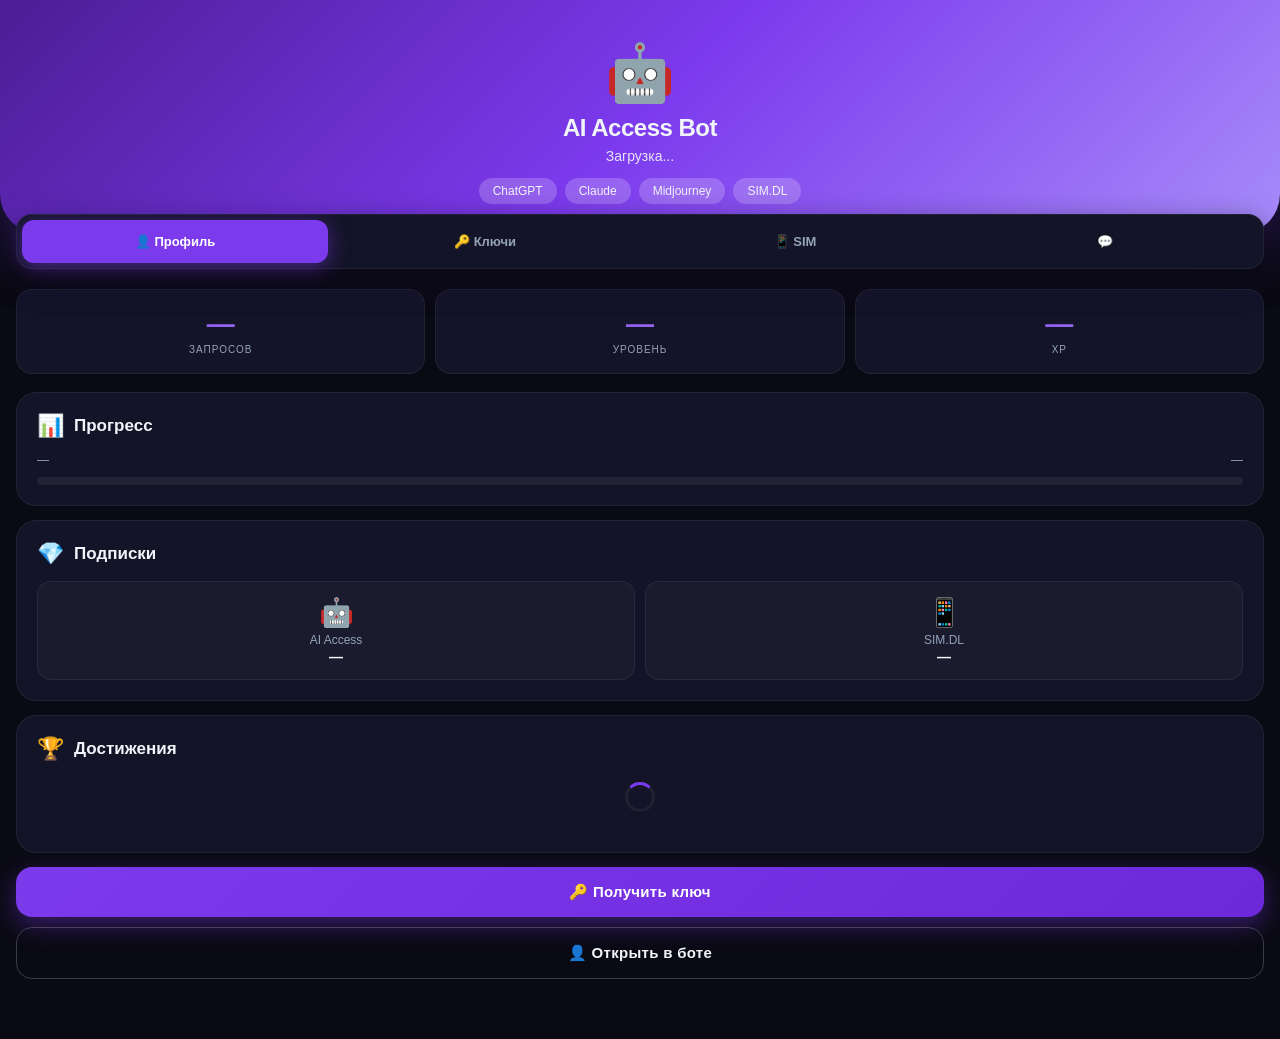
<file: index.html>
<!DOCTYPE html>
<html lang="ru">
<head>
    <meta charset="UTF-8">
    <meta name="viewport" content="width=device-width, initial-scale=1.0, user-scalable=no, viewport-fit=cover">
    <title>AI Access Bot</title>
    <script src="https://telegram.org/js/telegram-web-app.js"></script>
    <style>
        :root {
            --bg: #0a0a14; --card: #141428; --accent: #7c3aed; --accent2: #a78bfa;
            --green: #10b981; --yellow: #f59e0b; --red: #ef4444; --text: #f1f5f9;
            --text2: #94a3b8; --border: rgba(255,255,255,0.06); --radius: 20px;
        }
        * { margin:0; padding:0; box-sizing:border-box; }
        body {
            font-family: -apple-system, BlinkMacSystemFont, 'Segoe UI', sans-serif;
            background: var(--bg); color: var(--text); min-height: 100vh;
            padding-bottom: 30px; -webkit-tap-highlight-color: transparent;
            overflow-x: hidden;
        }
        .bg-glow {
            position: fixed; top: -100px; left: 50%; transform: translateX(-50%);
            width: 300px; height: 300px; border-radius: 50%;
            background: radial-gradient(circle, rgba(124,58,237,0.3) 0%, transparent 70%);
            pointer-events: none; z-index: 0;
        }
        .header {
            background: linear-gradient(135deg, #4c1d95, #7c3aed, #a78bfa);
            padding: 40px 24px 30px; text-align: center; border-radius: 0 0 40px 40px;
            position: relative; z-index: 1; box-shadow: 0 20px 60px rgba(124,58,237,0.3);
        }
        .header .emoji { font-size: 56px; animation: float 3s ease infinite; }
        @keyframes float { 0%,100%{transform:translateY(0)} 50%{transform:translateY(-15px)} }
        .header h1 { font-size: 24px; font-weight: 800; margin-top: 8px; letter-spacing: -0.5px; }
        .header p { font-size: 14px; opacity: 0.9; margin-top: 6px; font-weight: 400; }
        .header .badge-row { display: flex; gap: 8px; justify-content: center; margin-top: 14px; }
        .header .badge {
            background: rgba(255,255,255,0.2); backdrop-filter: blur(10px);
            padding: 6px 14px; border-radius: 20px; font-size: 12px; font-weight: 500;
        }

        .tabs-container { position: sticky; top: 10px; z-index: 100; padding: 0 16px; margin-top: -20px; }
        .tabs {
            display: flex; gap: 4px; background: var(--card); border-radius: 16px;
            padding: 5px; border: 1px solid var(--border); box-shadow: 0 10px 30px rgba(0,0,0,0.5);
        }
        .tab {
            flex: 1; padding: 14px 8px; border: none; border-radius: 12px;
            background: transparent; color: var(--text2); cursor: pointer;
            font-size: 13px; font-weight: 600; transition: all 0.3s ease; position: relative;
        }
        .tab.active { background: var(--accent); color: white; box-shadow: 0 4px 20px rgba(124,58,237,0.5); }
        .tab:not(.active):active { background: rgba(255,255,255,0.05); }

        .tab-content { display: none; padding: 20px 16px; animation: fadeSlide 0.4s ease; }
        .tab-content.active { display: block; }
        @keyframes fadeSlide { from{opacity:0;transform:translateY(15px)} to{opacity:1;transform:translateY(0)} }

        .card {
            background: var(--card); border-radius: var(--radius); padding: 20px;
            margin-bottom: 14px; border: 1px solid var(--border); position: relative; z-index: 1;
            backdrop-filter: blur(10px); transition: all 0.2s;
        }
        .card:active { transform: scale(0.98); }
        .card h3 { font-size: 17px; margin-bottom: 14px; display: flex; align-items: center; gap: 10px; font-weight: 700; }
        .card h3 .icon { font-size: 22px; }

        .stats-grid { display: grid; grid-template-columns: repeat(3,1fr); gap: 10px; margin-bottom: 18px; }
        .stat-box {
            background: var(--card); border-radius: 16px; padding: 18px 12px;
            text-align: center; border: 1px solid var(--border);
        }
        .stat-box .value { font-size: 28px; font-weight: 800; background: linear-gradient(135deg, var(--accent), var(--accent2)); -webkit-background-clip: text; -webkit-text-fill-color: transparent; }
        .stat-box .label { font-size: 10px; color: var(--text2); margin-top: 4px; text-transform: uppercase; letter-spacing: 1px; }

        .xp-bar { background: rgba(255,255,255,0.06); border-radius: 12px; height: 8px; margin-top: 10px; overflow: hidden; }
        .xp-fill { height: 100%; border-radius: 12px; background: linear-gradient(90deg, var(--accent), var(--accent2)); transition: width 0.6s ease; box-shadow: 0 0 10px rgba(124,58,237,0.5); }
        .xp-label { display: flex; justify-content: space-between; font-size: 12px; color: var(--text2); margin-top: 6px; }

        .sub-row { display: flex; gap: 10px; }
        .sub-box { flex: 1; background: rgba(255,255,255,0.03); border-radius: 14px; padding: 14px; text-align: center; border: 1px solid var(--border); }
        .sub-box .sub-emoji { font-size: 28px; }
        .sub-box .sub-name { font-size: 12px; color: var(--text2); margin-top: 4px; }
        .sub-box .sub-status { font-size: 14px; font-weight: 700; margin-top: 2px; }
        .sub-box.active { border-color: var(--accent); background: rgba(124,58,237,0.1); }

        .btn {
            display: block; width: 100%; padding: 16px; border: none; border-radius: 16px;
            font-size: 15px; font-weight: 600; cursor: pointer; margin-bottom: 10px;
            transition: all 0.2s; text-align: center; letter-spacing: 0.3px;
        }
        .btn:active { transform: scale(0.95); }
        .btn-primary { background: linear-gradient(135deg, var(--accent), #6d28d9); color: white; box-shadow: 0 8px 25px rgba(124,58,237,0.4); }
        .btn-success { background: var(--green); color: white; box-shadow: 0 8px 25px rgba(16,185,129,0.3); }
        .btn-outline { background: transparent; border: 1px solid rgba(255,255,255,0.2); color: var(--text); }
        .btn-sm { padding: 10px 16px; font-size: 13px; border-radius: 12px; }

        .key-box {
            background: rgba(0,0,0,0.3); padding: 14px; border-radius: 12px;
            font-family: 'SF Mono', 'Courier New', monospace; font-size: 12px;
            word-break: break-all; margin-bottom: 8px; border: 1px solid var(--border);
            position: relative; display: flex; align-items: center; justify-content: space-between; gap: 10px;
        }
        .copy-btn {
            background: var(--accent); color: white; border: none; padding: 8px 12px;
            border-radius: 10px; font-size: 11px; cursor: pointer; white-space: nowrap; flex-shrink: 0;
        }

        .achievement-tag { display: inline-block; background: rgba(255,255,255,0.06); padding: 8px 14px; border-radius: 20px; margin: 4px; font-size: 13px; border: 1px solid var(--border); }
        .order-item { background: rgba(255,255,255,0.03); padding: 14px; border-radius: 12px; margin-bottom: 8px; border-left: 4px solid var(--accent); }
        .order-item.completed { border-left-color: var(--green); }
        .order-item.pending { border-left-color: var(--yellow); }

        .toast {
            position: fixed; bottom: 30px; left: 50%; transform: translateX(-50%);
            background: var(--card); color: white; padding: 14px 24px; border-radius: 16px;
            font-weight: 600; z-index: 999; animation: toastIn 0.3s ease;
            border: 1px solid var(--border); box-shadow: 0 10px 30px rgba(0,0,0,0.5);
        }
        @keyframes toastIn { from{transform:translateX(-50%) translateY(80px);opacity:0} to{transform:translateX(-50%) translateY(0);opacity:1} }

        .modal {
            display: none; position: fixed; top: 0; left: 0; right: 0; bottom: 0;
            background: rgba(0,0,0,0.8); z-index: 200; align-items: center; justify-content: center; padding: 20px;
        }
        .modal.active { display: flex; }
        .modal-content { background: var(--card); border-radius: 24px; padding: 24px; max-width: 400px; width: 100%; border: 1px solid var(--border); }
        .modal h3 { margin-bottom: 14px; }
        .modal textarea {
            width: 100%; height: 100px; background: rgba(255,255,255,0.05); border: 1px solid var(--border);
            border-radius: 14px; color: var(--text); padding: 14px; font-family: inherit; font-size: 14px; resize: vertical;
        }

        .loading-spinner {
            width: 30px; height: 30px; border: 3px solid var(--border); border-top-color: var(--accent);
            border-radius: 50%; animation: spin 0.8s linear infinite; margin: 20px auto;
        }
        @keyframes spin { to{transform:rotate(360deg)} }
    </style>
</head>
<body>
    <div class="bg-glow"></div>

    <div class="header">
        <div class="emoji">🤖</div>
        <h1>AI Access Bot</h1>
        <p id="user-greeting">Загрузка...</p>
        <div class="badge-row">
            <span class="badge">ChatGPT</span>
            <span class="badge">Claude</span>
            <span class="badge">Midjourney</span>
            <span class="badge">SIM.DL</span>
        </div>
    </div>

    <div class="tabs-container">
        <div class="tabs">
            <button class="tab active" onclick="switchTab('profile')">👤 Профиль</button>
            <button class="tab" onclick="switchTab('keys')">🔑 Ключи</button>
            <button class="tab" onclick="switchTab('sim')">📱 SIM</button>
            <button class="tab" onclick="switchTab('help')">💬</button>
        </div>
    </div>

    <div id="tab-profile" class="tab-content active">
        <div class="stats-grid">
            <div class="stat-box"><div class="value" id="stat-requests">—</div><div class="label">Запросов</div></div>
            <div class="stat-box"><div class="value" id="stat-level">—</div><div class="label">Уровень</div></div>
            <div class="stat-box"><div class="value" id="stat-xp">—</div><div class="label">XP</div></div>
        </div>

        <div class="card">
            <h3><span class="icon">📊</span> Прогресс</h3>
            <div class="xp-label"><span id="level-name">—</span><span id="xp-text">—</span></div>
            <div class="xp-bar"><div class="xp-fill" id="xp-bar" style="width:0%"></div></div>
        </div>

        <div class="card">
            <h3><span class="icon">💎</span> Подписки</h3>
            <div class="sub-row" id="sub-info">
                <div class="sub-box"><div class="sub-emoji">🤖</div><div class="sub-name">AI Access</div><div class="sub-status">—</div></div>
                <div class="sub-box"><div class="sub-emoji">📱</div><div class="sub-name">SIM.DL</div><div class="sub-status">—</div></div>
            </div>
        </div>

        <div class="card">
            <h3><span class="icon">🏆</span> Достижения</h3>
            <div id="achievements"><div class="loading-spinner"></div></div>
        </div>

        <button class="btn btn-primary" onclick="sendBotCmd('key')">🔑 Получить ключ</button>
        <button class="btn btn-outline" onclick="sendBotCmd('profile')">👤 Открыть в боте</button>
    </div>

    <div id="tab-keys" class="tab-content">
        <div class="card"><h3><span class="icon">🔑</span> API Ключи</h3><div id="keys-list"><div class="loading-spinner"></div></div></div>
        <button class="btn btn-primary" onclick="generateKey()">🔄 Сгенерировать ключ</button>
        <button class="btn btn-outline" onclick="sendBotCmd('key')">📋 В боте</button>
    </div>

    <div id="tab-sim" class="tab-content">
        <div class="card"><h3><span class="icon">📱</span> Мои заказы</h3><div id="sim-orders"><div class="loading-spinner"></div></div></div>
        <button class="btn btn-primary" onclick="sendBotCmd('start')">📱 Новый заказ</button>
    </div>

    <div id="tab-help" class="tab-content">
        <div class="card"><h3><span class="icon">💬</span> FAQ</h3>
            <button class="btn btn-outline btn-sm" onclick="showFAQ('price')">💰 Цены</button>
            <button class="btn btn-outline btn-sm" onclick="showFAQ('trial')">🆓 Триал</button>
            <button class="btn btn-outline btn-sm" onclick="showFAQ('key')">🔑 Ключи</button>
            <button class="btn btn-outline btn-sm" onclick="showFAQ('sim')">📱 SIM</button>
        </div>
        <div class="card"><h3><span class="icon">📝</span> Поддержка</h3>
            <textarea id="help-msg" placeholder="Опишите проблему..."></textarea>
            <button class="btn btn-success" onclick="sendHelp()" style="margin-top:10px;">📞 Отправить</button>
        </div>
    </div>

    <div class="modal" id="faq-modal">
        <div class="modal-content"><h3 id="faq-title"></h3><p id="faq-text" style="line-height:1.7;"></p>
            <button class="btn btn-primary" onclick="closeModal()" style="margin-top:16px;">Ок</button>
        </div>
    </div>

    <script>
        const tg = window.Telegram.WebApp; tg.ready(); tg.expand();
        const API = 'https://multiacess.onrender.com';
        const user = tg.initDataUnsafe?.user;
        const userId = user?.id || new URLSearchParams(location.search).get('user_id');
        if(user) document.getElementById('user-greeting').textContent = '👋 ' + user.first_name + (user.username ? ' (@'+user.username+')' : '');
        
        const faq={price:'💰 <b>Цены:</b><br><br>🤖 AI: 49₽/30д, 99₽/90д, 299₽/365д<br>📱 SIM: 299₽/30д, 599₽/90д, 1499₽/365д',
                   trial:'🆓 Триал AI — 3 дня!<br>Кнопка «Триал» или /trial',
                   key:'🔑 После оплаты: кнопка «Мой ключ», /key или вкладка «Ключи» тут',
                   sim:'📱 SIM.DL:<br>1. Оплати 2. Выбери оператора/регион 3. Получи номер<br>Операторы: Билайн, МТС, Мегафон, Tele2'};
        
        function switchTab(n){document.querySelectorAll('.tab-content,.tab').forEach(e=>e.classList.remove('active'));document.getElementById('tab-'+n).classList.add('active');event.target.classList.add('active')}
        function showFAQ(k){document.getElementById('faq-title').textContent='💬';document.getElementById('faq-text').innerHTML=faq[k];document.getElementById('faq-modal').classList.add('active')}
        function closeModal(){document.getElementById('faq-modal').classList.remove('active')}
        function sendBotCmd(c){tg.sendData(JSON.stringify({action:c,user_id:userId}));toast('✅ Отправлено!')}
        function sendHelp(){const m=document.getElementById('help-msg').value.trim();if(m){tg.sendData(JSON.stringify({action:'support',message:m,user_id:userId}));document.getElementById('help-msg').value='';toast('✅ Отправлено!')}else toast('⚠️ Введите текст')}
        function toast(t){const o=document.querySelector('.toast');if(o)o.remove();const d=document.createElement('div');d.className='toast';d.textContent=t;document.body.appendChild(d);setTimeout(()=>d.remove(),2500)}
        
        async function generateKey(){try{const r=await fetch(API+'/api/new-key?user_id='+userId);const d=await r.json();d.key?(toast('🔑 Ключ создан!'),loadKeys()):toast('❌ Нужен AI Premium')}catch(e){toast('❌ Ошибка')}}
        async function loadProfile(){if(!userId)return;try{const r=await fetch(API+'/api/profile?user_id='+userId);const d=await r.json();if(d.error)return;
            document.getElementById('stat-requests').textContent=d.total_requests||0;
            document.getElementById('stat-level').textContent=d.level||1;
            document.getElementById('stat-xp').textContent=d.experience||0;
            document.getElementById('level-name').textContent=(d.level_emoji||'')+' '+(d.level_name||'Новичок');
            document.getElementById('xp-text').textContent=(d.experience||0)+' / '+(d.next_xp||100)+' XP';
            document.getElementById('xp-bar').style.width=(d.xp_percent||0)+'%';
            let sub=document.getElementById('sub-info');
            sub.innerHTML='<div class="sub-box'+(d.ai_premium||d.trial_active?' active':'')+'"><div class="sub-emoji">🤖</div><div class="sub-name">AI</div><div class="sub-status">'+(d.ai_premium?'✅ Premium':(d.trial_active?'🆓 Триал':'❌ Нет'))+'</div></div><div class="sub-box'+(d.sim_premium?' active':'')+'"><div class="sub-emoji">📱</div><div class="sub-name">SIM</div><div class="sub-status">'+(d.sim_premium?'✅ Premium':'❌ Нет')+'</div></div>';
            let ach='';if(d.achievements&&d.achievements.length){d.achievements.forEach(a=>ach+='<span class="achievement-tag">'+a.emoji+' '+a.name+'</span>')}else ach='<span style="color:var(--text2)">Пока нет</span>';
            document.getElementById('achievements').innerHTML=ach}catch(e){console.error(e)}}
        
        async function loadKeys(){if(!userId)return;try{const r=await fetch(API+'/api/keys?user_id='+userId);const d=await r.json();let h='';if(d.keys&&d.keys.length)d.keys.forEach(k=>h+='<div class="key-box"><span>'+k+'</span><button class="copy-btn" onclick="copyKey(\''+k+'\')">📋</button></div>');else h='<p style="color:var(--text2)">Нет ключей</p>';document.getElementById('keys-list').innerHTML=h}catch(e){document.getElementById('keys-list').innerHTML='<p style="color:var(--red)">Ошибка</p>'}}
        
        async function loadSimOrders(){if(!userId)return;try{const r=await fetch(API+'/api/sim-orders?user_id='+userId);const d=await r.json();let h='';if(d.orders&&d.orders.length)d.orders.forEach(o=>{const s=o.status==='completed'?'✅':'⏳';h+='<div class="order-item '+(o.status==='completed'?'completed':'pending')+'">'+s+' <b>#'+o.order_id+'</b>: '+o.operator+' | '+o.region+(o.sim_number?' | 📱'+o.sim_number:'')+'</div>'});else h='<p style="color:var(--text2)">Нет заказов</p>';document.getElementById('sim-orders').innerHTML=h}catch(e){document.getElementById('sim-orders').innerHTML='<p style="color:var(--red)">Ошибка</p>'}}
        
        function copyKey(k){navigator.clipboard.writeText(k);toast('📋 Скопировано!')}
        
        document.getElementById('faq-modal').addEventListener('click',function(e){if(e.target===this)closeModal()});
        
        loadProfile();loadKeys();loadSimOrders();
    </script>
</body>
</html>
</file>
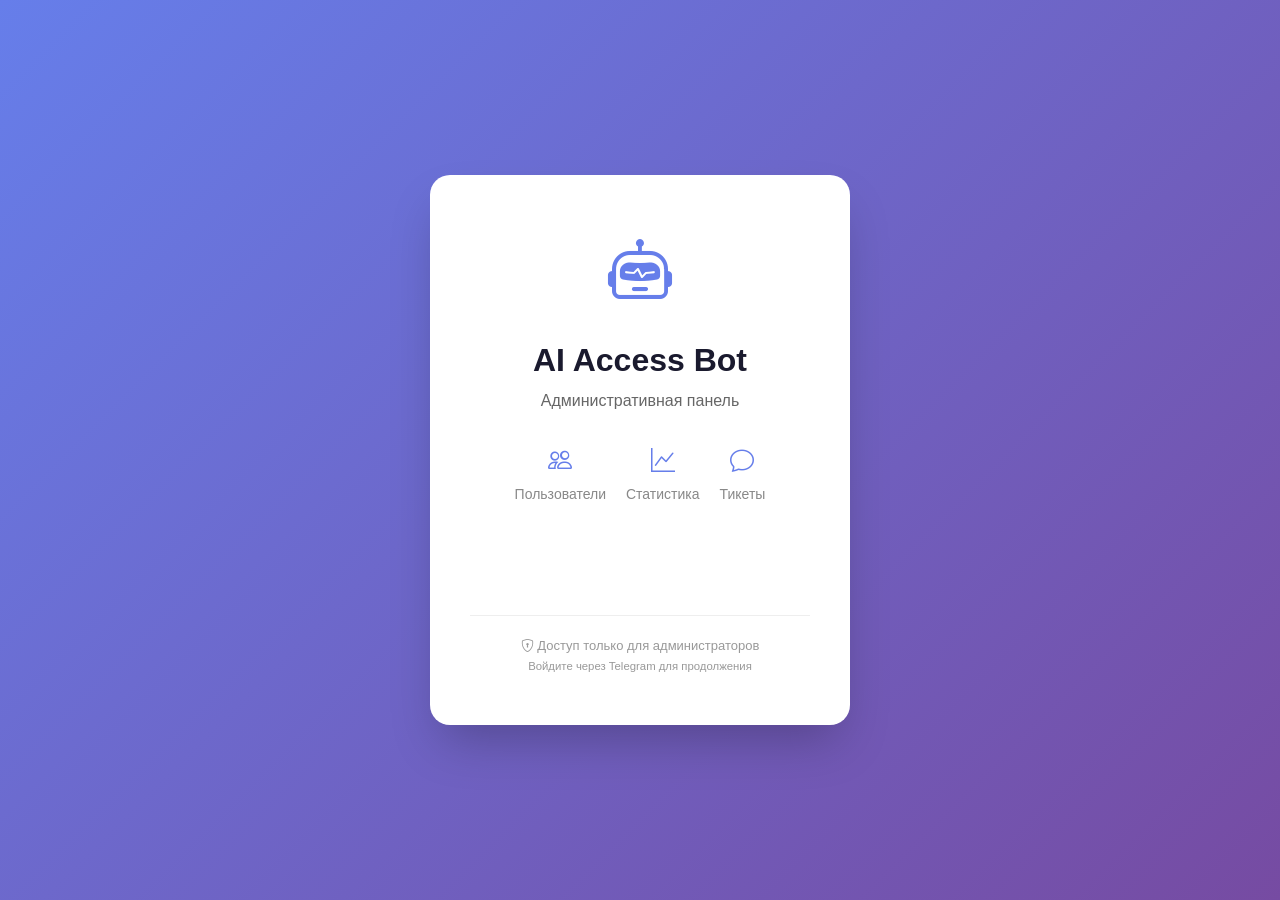
<file: web_admin/templates/login.html>
<!DOCTYPE html>
<html lang="ru">
<head>
    <meta charset="UTF-8">
    <meta name="viewport" content="width=device-width, initial-scale=1.0">
    <title>Вход - AI Access Bot Admin</title>
    <link href="https://cdn.jsdelivr.net/npm/bootstrap@5.3.0/dist/css/bootstrap.min.css" rel="stylesheet">
    <link rel="stylesheet" href="https://cdn.jsdelivr.net/npm/bootstrap-icons@1.11.0/font/bootstrap-icons.css">
    <style>
        body {
            background: linear-gradient(135deg, #667eea 0%, #764ba2 100%);
            min-height: 100vh;
            display: flex;
            align-items: center;
            justify-content: center;
            font-family: 'Segoe UI', sans-serif;
        }
        .login-card {
            background: white;
            border-radius: 20px;
            box-shadow: 0 25px 50px -12px rgba(0,0,0,0.25);
            padding: 50px 40px;
            max-width: 420px;
            width: 100%;
            text-align: center;
            animation: fadeIn 0.5s ease;
        }
        @keyframes fadeIn {
            from { opacity: 0; transform: translateY(-20px); }
            to { opacity: 1; transform: translateY(0); }
        }
        .logo-icon {
            font-size: 64px;
            color: #667eea;
            margin-bottom: 20px;
        }
        h2 {
            font-weight: 700;
            margin-bottom: 10px;
            color: #1a1a2e;
        }
        .subtitle {
            color: #666;
            margin-bottom: 30px;
        }
        .telegram-widget {
            margin: 30px 0;
            min-height: 50px;
        }
        .footer-note {
            margin-top: 30px;
            padding-top: 20px;
            border-top: 1px solid #eee;
            color: #999;
            font-size: 13px;
        }
        .feature-list {
            display: flex;
            justify-content: center;
            gap: 20px;
            margin: 20px 0;
            color: #888;
            font-size: 14px;
        }
        .feature-item {
            display: flex;
            flex-direction: column;
            align-items: center;
            gap: 5px;
        }
        .feature-item i {
            font-size: 24px;
            color: #667eea;
        }
    </style>
</head>
<body>
    <div class="login-card">
        <div class="logo-icon">
            <i class="bi bi-robot"></i>
        </div>
        <h2>AI Access Bot</h2>
        <p class="subtitle">Административная панель</p>
        
        <div class="feature-list">
            <div class="feature-item">
                <i class="bi bi-people"></i>
                <span>Пользователи</span>
            </div>
            <div class="feature-item">
                <i class="bi bi-graph-up"></i>
                <span>Статистика</span>
            </div>
            <div class="feature-item">
                <i class="bi bi-chat"></i>
                <span>Тикеты</span>
            </div>
        </div>
        
        <div class="telegram-widget">
            <script async src="https://telegram.org/js/telegram-widget.js?22" 
                    data-telegram-login="ai_accessS_bot" 
                    data-size="large" 
                    data-auth-url="/dashboard" 
                    data-request-access="write">
            </script>
        </div>
        
        <div class="footer-note">
            <i class="bi bi-shield-lock"></i> 
            Доступ только для администраторов<br>
            <small>Войдите через Telegram для продолжения</small>
        </div>
    </div>
</body>
</html>
</file>
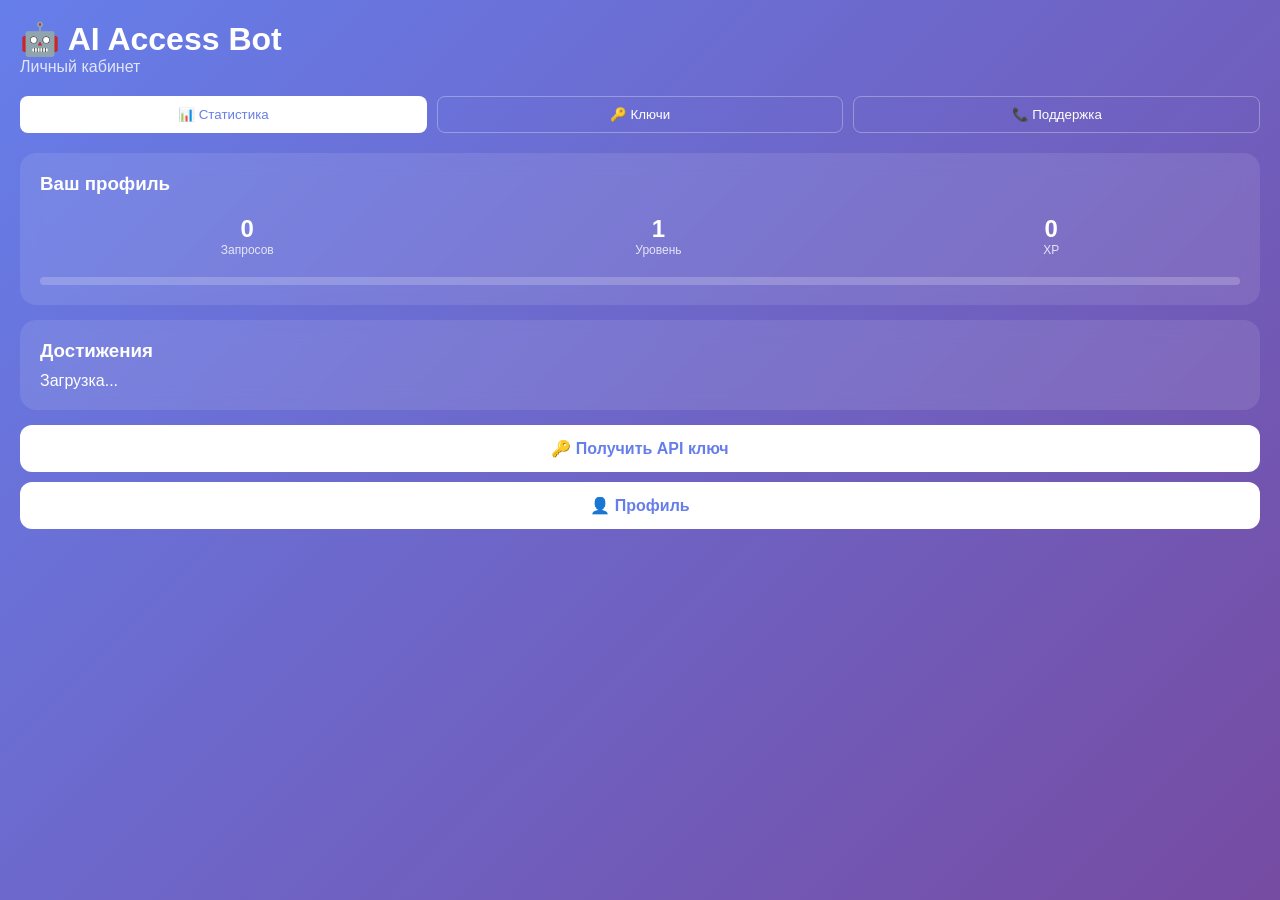
<file: web_admin/templates/webapp.html>
<!DOCTYPE html>
<html>
<head>
    <meta charset="UTF-8">
    <meta name="viewport" content="width=device-width, initial-scale=1.0">
    <title>AI Access Bot</title>
    <script src="https://telegram.org/js/telegram-web-app.js"></script>
    <style>
        * { margin: 0; padding: 0; box-sizing: border-box; }
        body {
            font-family: 'Segoe UI', sans-serif;
            background: linear-gradient(135deg, #667eea 0%, #764ba2 100%);
            color: white;
            min-height: 100vh;
            padding: 20px;
        }
        .card {
            background: rgba(255,255,255,0.1);
            border-radius: 16px;
            padding: 20px;
            margin-bottom: 15px;
            backdrop-filter: blur(10px);
        }
        .card h3 { margin-bottom: 10px; }
        .btn {
            display: block;
            width: 100%;
            padding: 14px;
            border: none;
            border-radius: 12px;
            font-size: 16px;
            cursor: pointer;
            margin-bottom: 10px;
            background: white;
            color: #667eea;
            font-weight: 600;
        }
        .btn:hover { opacity: 0.9; }
        .stats { display: flex; justify-content: space-around; margin: 20px 0; }
        .stat { text-align: center; }
        .stat-value { font-size: 24px; font-weight: bold; }
        .stat-label { font-size: 12px; opacity: 0.8; }
        .key { 
            background: rgba(0,0,0,0.2); 
            padding: 10px; 
            border-radius: 8px; 
            word-break: break-all;
            font-family: monospace;
        }
        .nav {
            display: flex;
            gap: 10px;
            margin-bottom: 20px;
        }
        .nav-btn {
            flex: 1;
            padding: 10px;
            border: 1px solid rgba(255,255,255,0.3);
            border-radius: 8px;
            background: transparent;
            color: white;
            cursor: pointer;
        }
        .nav-btn.active { background: white; color: #667eea; }
        .tab-content { display: none; }
        .tab-content.active { display: block; }
    </style>
</head>
<body>
    <h1>🤖 AI Access Bot</h1>
    <p style="opacity:0.8;margin-bottom:20px;">Личный кабинет</p>
    
    <div class="nav">
        <button class="nav-btn active" onclick="showTab('stats')">📊 Статистика</button>
        <button class="nav-btn" onclick="showTab('keys')">🔑 Ключи</button>
        <button class="nav-btn" onclick="showTab('support')">📞 Поддержка</button>
    </div>
    
    <div id="tab-stats" class="tab-content active">
        <div class="card">
            <h3>Ваш профиль</h3>
            <div class="stats">
                <div class="stat">
                    <div class="stat-value" id="requests">0</div>
                    <div class="stat-label">Запросов</div>
                </div>
                <div class="stat">
                    <div class="stat-value" id="level">1</div>
                    <div class="stat-label">Уровень</div>
                </div>
                <div class="stat">
                    <div class="stat-value" id="xp">0</div>
                    <div class="stat-label">XP</div>
                </div>
            </div>
            <div style="background:rgba(255,255,255,0.2);border-radius:8px;height:8px;margin-top:10px;">
                <div id="xp-bar" style="background:white;height:100%;border-radius:8px;width:0%;"></div>
            </div>
        </div>
        
        <div class="card">
            <h3>Достижения</h3>
            <div id="achievements">Загрузка...</div>
        </div>
        
        <button class="btn" onclick="sendData('get_key')">🔑 Получить API ключ</button>
        <button class="btn" onclick="sendData('get_profile')">👤 Профиль</button>
    </div>
    
    <div id="tab-keys" class="tab-content">
        <div class="card">
            <h3>Ваши API ключи</h3>
            <div id="keys-list">Загрузка...</div>
        </div>
    </div>
    
    <div id="tab-support" class="tab-content">
        <div class="card">
            <h3>Поддержка</h3>
            <p>Опишите проблему:</p>
            <textarea id="support-text" style="width:100%;height:100px;border-radius:8px;padding:10px;margin:10px 0;border:none;"></textarea>
            <button class="btn" onclick="sendSupport()">Отправить</button>
        </div>
    </div>
    
    <script>
        const tg = window.Telegram.WebApp;
        tg.expand();
        
        function showTab(name) {
            document.querySelectorAll('.tab-content').forEach(t => t.classList.remove('active'));
            document.querySelectorAll('.nav-btn').forEach(b => b.classList.remove('active'));
            document.getElementById('tab-' + name).classList.add('active');
            event.target.classList.add('active');
        }
        
        function sendData(action) {
            tg.sendData(JSON.stringify({action: action, user_id: tg.initDataUnsafe?.user?.id}));
        }
        
        function sendSupport() {
            const text = document.getElementById('support-text').value;
            tg.sendData(JSON.stringify({action: 'support', text: text}));
        }
        
        // Загрузка данных
        tg.ready();
    </script>
</body>
</html>
</file>
